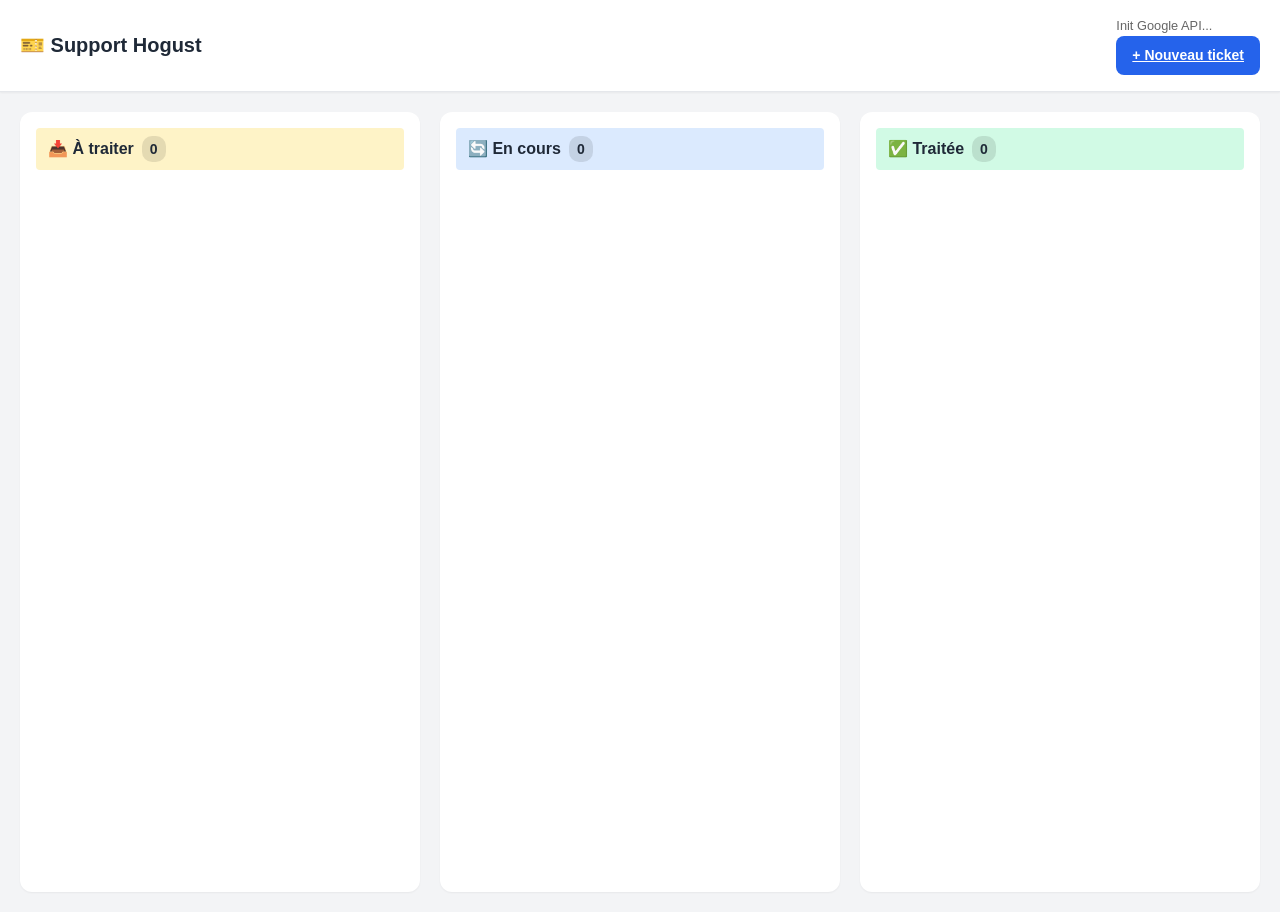
<file: index.html>
<!DOCTYPE html>
<html lang="fr">

<head>
    <meta charset="UTF-8">
    <meta name="viewport" content="width=device-width, initial-scale=1.0">
    <title>Tableau de bord | Support Hogust</title>
    <link rel="stylesheet" href="assets/css/styles.css">

    <!-- Scripts Google API -->
    <script src="https://apis.google.com/js/api.js"></script>
</head>

<body>
    <header class="app-header">
        <div class="header-content">
            <h1>🎫 Support Hogust</h1>
            <div class="header-actions">
                <div id="connection-status" style="font-size: 0.8rem; color: #666; margin-right: 10px;">Statut: En
                    attente...</div>
                <button id="googleLoginBtn" class="btn btn-secondary btn-small hidden"
                    style="background-color: #fff; color: #333; border: 1px solid #ccc;">
                    🔑 Connexion Google
                </button>
                <a href="create-ticket.html" class="btn btn-primary btn-small">+ Nouveau ticket</a>
            </div>
        </div>
    </header>

    <main class="kanban-container">
        <!-- Colonne À traiter -->
        <div class="kanban-column todo" data-status="todo">
            <h2>
                📥 À traiter
                <span class="ticket-count" id="count-todo">0</span>
            </h2>
            <div class="tickets-list" id="list-todo"></div>
        </div>

        <!-- Colonne En cours -->
        <div class="kanban-column inprogress" data-status="inProgress">
            <h2>
                🔄 En cours
                <span class="ticket-count" id="count-inProgress">0</span>
            </h2>
            <div class="tickets-list" id="list-inProgress"></div>
        </div>

        <!-- Colonne Traitée -->
        <div class="kanban-column done" data-status="done">
            <h2>
                ✅ Traitée
                <span class="ticket-count" id="count-done">0</span>
            </h2>
            <div class="tickets-list" id="list-done"></div>
        </div>
    </main>

    <!-- Modal détail ticket -->
    <div id="ticketModal" class="modal-overlay">
        <div class="modal-content">
            <div class="modal-header">
                <h2 id="modal-title">Détail du ticket</h2>
                <button class="modal-close" id="closeModal">&times;</button>
            </div>
            <div class="modal-body" id="modal-body">
                <!-- Contenu dynamique -->
            </div>
        </div>
    </div>

    <script src="assets/js/config.js"></script>
    <script src="assets/js/google-sheets.js"></script>
    <script src="assets/js/storage.js"></script>
    <script src="assets/js/app.js"></script>
    <script src="assets/js/tests.js"></script>
</body>

</html>
</file>
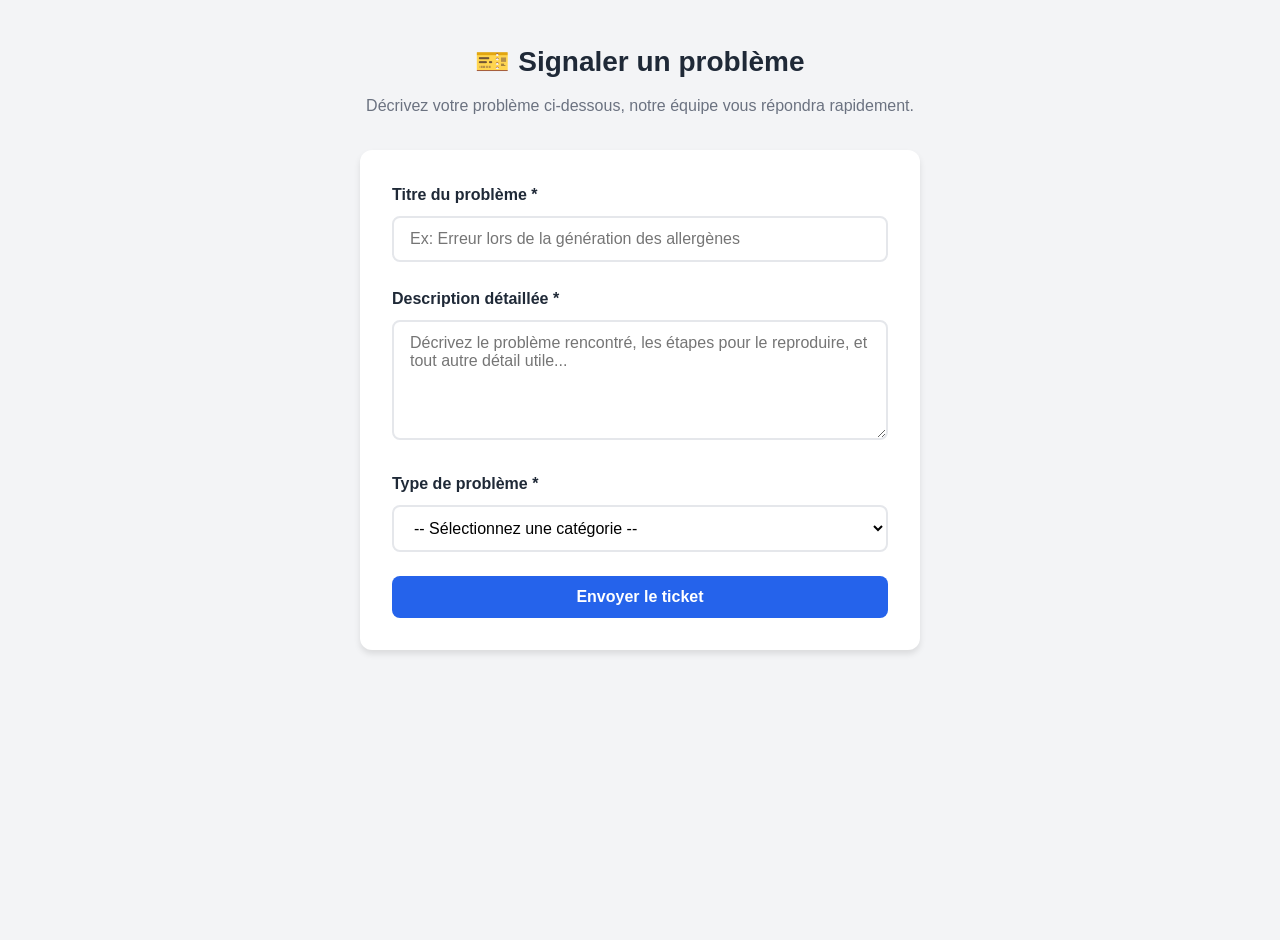
<file: create-ticket.html>
<!DOCTYPE html>
<html lang="fr">

<head>
    <meta charset="UTF-8">
    <meta name="viewport" content="width=device-width, initial-scale=1.0">
    <title>Signaler un problème | Support Hogust</title>
    <link rel="stylesheet" href="assets/css/styles.css">
</head>

<body>
    <div class="form-container">
        <header class="form-header">
            <h1>🎫 Signaler un problème</h1>
            <p>Décrivez votre problème ci-dessous, notre équipe vous répondra rapidement.</p>
        </header>

        <!-- Formulaire de création -->
        <form id="ticketForm" class="ticket-form">
            <div class="form-group">
                <label for="title">Titre du problème *</label>
                <input type="text" id="title" name="title" placeholder="Ex: Erreur lors de la génération des allergènes"
                    required>
            </div>

            <div class="form-group">
                <label for="description">Description détaillée *</label>
                <textarea id="description" name="description"
                    placeholder="Décrivez le problème rencontré, les étapes pour le reproduire, et tout autre détail utile..."
                    required></textarea>
            </div>

            <div class="form-group">
                <label for="category">Type de problème *</label>
                <select id="category" name="category" required>
                    <option value="">-- Sélectionnez une catégorie --</option>
                    <option value="comprehension">Compréhension produit (questions sur l'utilisation)</option>
                    <option value="ux">Problème UX/Navigation (difficultés à naviguer)</option>
                    <option value="technique">Bug technique N8N (erreur, fonctionnalité cassée)</option>
                </select>
            </div>

            <button type="submit" class="btn btn-primary">
                Envoyer le ticket
            </button>
        </form>

        <!-- Message de confirmation (masqué par défaut) -->
        <div id="successMessage" class="success-message">
            <div class="success-icon">✓</div>
            <h2>Ticket envoyé avec succès !</h2>
            <p>
                Votre demande a bien été enregistrée. Notre équipe la traitera dans les meilleurs délais.
            </p>
            <a href="create-ticket.html" class="btn btn-secondary">
                Signaler un autre problème
            </a>
        </div>
    </div>

    <script src="assets/js/config.js"></script>
    <script src="assets/js/storage.js"></script>
    <script src="assets/js/form.js"></script>
</body>

</html>
</file>
<file: assets/css/styles.css>
/* ==============================================
   TICKET MANAGER - Styles globaux
   ============================================== */

/* Variables CSS */
:root {
    --color-primary: #2563eb;
    --color-primary-hover: #1d4ed8;
    --color-success: #10b981;
    --color-warning: #f59e0b;
    --color-danger: #ef4444;

    --color-bg: #f3f4f6;
    --color-white: #ffffff;
    --color-text: #1f2937;
    --color-text-light: #6b7280;
    --color-border: #e5e7eb;

    --color-todo: #fef3c7;
    --color-inprogress: #dbeafe;
    --color-done: #d1fae5;

    --shadow-sm: 0 1px 2px rgba(0, 0, 0, 0.05);
    --shadow-md: 0 4px 6px rgba(0, 0, 0, 0.1);
    --shadow-lg: 0 10px 15px rgba(0, 0, 0, 0.1);

    --radius-sm: 4px;
    --radius-md: 8px;
    --radius-lg: 12px;
}

/* Reset & Base */
* {
    margin: 0;
    padding: 0;
    box-sizing: border-box;
}

body {
    font-family: -apple-system, BlinkMacSystemFont, 'Segoe UI', Roboto, Oxygen, Ubuntu, sans-serif;
    background-color: var(--color-bg);
    color: var(--color-text);
    line-height: 1.6;
    min-height: 100vh;
}

/* ==============================================
   FORMULAIRE - Création de ticket
   ============================================== */

.form-container {
    max-width: 600px;
    margin: 40px auto;
    padding: 0 20px;
}

.form-header {
    text-align: center;
    margin-bottom: 32px;
}

.form-header h1 {
    font-size: 1.75rem;
    font-weight: 700;
    margin-bottom: 8px;
}

.form-header p {
    color: var(--color-text-light);
}

.ticket-form {
    background: var(--color-white);
    padding: 32px;
    border-radius: var(--radius-lg);
    box-shadow: var(--shadow-md);
}

.form-group {
    margin-bottom: 24px;
}

.form-group label {
    display: block;
    font-weight: 600;
    margin-bottom: 8px;
    color: var(--color-text);
}

.form-group input,
.form-group textarea,
.form-group select {
    width: 100%;
    padding: 12px 16px;
    font-size: 1rem;
    border: 2px solid var(--color-border);
    border-radius: var(--radius-md);
    transition: border-color 0.2s, box-shadow 0.2s;
    font-family: inherit;
}

.form-group input:focus,
.form-group textarea:focus,
.form-group select:focus {
    outline: none;
    border-color: var(--color-primary);
    box-shadow: 0 0 0 3px rgba(37, 99, 235, 0.1);
}

.form-group textarea {
    min-height: 120px;
    resize: vertical;
}

.form-group select {
    cursor: pointer;
    background-color: var(--color-white);
}

.btn {
    display: inline-block;
    padding: 12px 24px;
    font-size: 1rem;
    font-weight: 600;
    text-align: center;
    border: none;
    border-radius: var(--radius-md);
    cursor: pointer;
    transition: background-color 0.2s, transform 0.1s;
}

.btn-primary {
    background-color: var(--color-primary);
    color: var(--color-white);
    width: 100%;
}

.btn-primary:hover {
    background-color: var(--color-primary-hover);
}

.btn-primary:active {
    transform: scale(0.98);
}

/* Message de confirmation */
.success-message {
    display: none;
    text-align: center;
    padding: 32px;
    background: var(--color-white);
    border-radius: var(--radius-lg);
    box-shadow: var(--shadow-md);
}

.success-message.show {
    display: block;
}

.success-icon {
    width: 64px;
    height: 64px;
    background: var(--color-success);
    border-radius: 50%;
    display: flex;
    align-items: center;
    justify-content: center;
    margin: 0 auto 16px;
    font-size: 2rem;
    color: white;
}

.success-message h2 {
    color: var(--color-success);
    margin-bottom: 8px;
}

.success-message p {
    color: var(--color-text-light);
    margin-bottom: 24px;
}

.btn-secondary {
    background-color: var(--color-bg);
    color: var(--color-text);
    text-decoration: none;
}

.btn-secondary:hover {
    background-color: var(--color-border);
}

/* ==============================================
   KANBAN - À compléter dans Phase 2
   ============================================== */

.kanban-container {
    display: flex;
    gap: 20px;
    padding: 20px;
    min-height: calc(100vh - 80px);
    overflow-x: auto;
}

.kanban-column {
    flex: 1;
    min-width: 300px;
    max-width: 400px;
    background: var(--color-white);
    border-radius: var(--radius-lg);
    padding: 16px;
    box-shadow: var(--shadow-sm);
}

.kanban-column h2 {
    font-size: 1rem;
    font-weight: 600;
    padding: 8px 12px;
    border-radius: var(--radius-sm);
    margin-bottom: 16px;
    display: flex;
    align-items: center;
    gap: 8px;
}

.kanban-column.todo h2 {
    background: var(--color-todo);
}

.kanban-column.inprogress h2 {
    background: var(--color-inprogress);
}

.kanban-column.done h2 {
    background: var(--color-done);
}

.ticket-count {
    background: rgba(0, 0, 0, 0.1);
    padding: 2px 8px;
    border-radius: 10px;
    font-size: 0.875rem;
}

.tickets-list {
    min-height: 200px;
}

/* Ticket Card */
.ticket-card {
    background: var(--color-white);
    border: 1px solid var(--color-border);
    border-radius: var(--radius-md);
    padding: 16px;
    margin-bottom: 12px;
    cursor: grab;
    transition: box-shadow 0.2s, transform 0.2s;
}

.ticket-card:hover {
    box-shadow: var(--shadow-md);
}

.ticket-card.dragging {
    opacity: 0.5;
    transform: rotate(3deg);
}

.ticket-card h3 {
    font-size: 0.95rem;
    font-weight: 600;
    margin-bottom: 8px;
}

.ticket-meta {
    display: flex;
    flex-wrap: wrap;
    gap: 8px;
    font-size: 0.8rem;
}

.ticket-category,
.ticket-assignee {
    padding: 2px 8px;
    border-radius: var(--radius-sm);
    background: var(--color-bg);
    color: var(--color-text-light);
}

.ticket-date {
    color: var(--color-text-light);
    margin-left: auto;
}

/* ==============================================
   MODAL - Vue détaillée (Phase 3)
   ============================================== */

.modal-overlay {
    display: none;
    position: fixed;
    top: 0;
    left: 0;
    right: 0;
    bottom: 0;
    background: rgba(0, 0, 0, 0.5);
    z-index: 1000;
    align-items: center;
    justify-content: center;
}

.modal-overlay.show {
    display: flex;
}

.modal-content {
    background: var(--color-white);
    border-radius: var(--radius-lg);
    width: 90%;
    max-width: 600px;
    max-height: 90vh;
    overflow-y: auto;
    box-shadow: var(--shadow-lg);
}

.modal-header {
    padding: 20px 24px;
    border-bottom: 1px solid var(--color-border);
    display: flex;
    justify-content: space-between;
    align-items: center;
}

.modal-header h2 {
    font-size: 1.25rem;
}

.modal-close {
    background: none;
    border: none;
    font-size: 1.5rem;
    cursor: pointer;
    color: var(--color-text-light);
}

.modal-close:hover {
    color: var(--color-text);
}

.modal-body {
    padding: 24px;
}

/* Utility classes */
.hidden {
    display: none !important;
}

/* ==============================================
   HEADER
   ============================================== */

.app-header {
    background: var(--color-white);
    border-bottom: 1px solid var(--color-border);
    padding: 16px 20px;
    box-shadow: var(--shadow-sm);
}

.header-content {
    display: flex;
    justify-content: space-between;
    align-items: center;
    max-width: 1400px;
    margin: 0 auto;
}

.header-content h1 {
    font-size: 1.25rem;
    font-weight: 700;
}

.btn-small {
    padding: 8px 16px;
    font-size: 0.875rem;
    width: auto;
}

/* ==============================================
   EMPTY STATE
   ============================================== */
.empty-state {
    text-align: center;
    padding: 32px 16px;
    background: var(--color-bg);
    border-radius: var(--radius-md);
    margin-top: 16px;
    border: 2px dashed var(--color-border);
}

.empty-state p {
    color: var(--color-text-light);
    margin-bottom: 16px;
    font-size: 0.95rem;
}

/* ==============================================
   RESPONSIVE DESIGN
   ============================================== */
@media (max-width: 600px) {
    .header-content {
        flex-direction: column;
        gap: 16px;
        text-align: center;
    }

    .header-content h1 {
        font-size: 1.5rem;
    }

    .btn-small {
        width: 100%;
    }

    .kanban-container {
        flex-direction: column;
        padding: 10px;
    }

    .kanban-column {
        max-width: 100%;
        min-width: 100%;
    }
}

/* ==============================================
   DRAG AND DROP
   ============================================== */

.tickets-list.drag-over {
    background: rgba(37, 99, 235, 0.05);
    border: 2px dashed var(--color-primary);
    border-radius: var(--radius-md);
}

/* ==============================================
   MODAL - Détails ticket
   ============================================== */

.ticket-detail h3 {
    font-size: 1.25rem;
    margin-bottom: 12px;
}

.ticket-description {
    color: var(--color-text-light);
    white-space: pre-wrap;
    margin-bottom: 24px;
    padding: 16px;
    background: var(--color-bg);
    border-radius: var(--radius-md);
}

.detail-grid {
    display: grid;
    grid-template-columns: repeat(2, 1fr);
    gap: 16px;
    margin-bottom: 24px;
}

.detail-item {
    display: flex;
    flex-direction: column;
    gap: 4px;
}

.detail-item label {
    font-size: 0.75rem;
    text-transform: uppercase;
    color: var(--color-text-light);
    font-weight: 600;
}

.detail-item span {
    font-weight: 500;
}

.form-select {
    padding: 8px 12px;
    border: 2px solid var(--color-border);
    border-radius: var(--radius-md);
    font-size: 0.9rem;
    cursor: pointer;
    background: var(--color-white);
}

.form-select:focus {
    outline: none;
    border-color: var(--color-primary);
}

.separator {
    border: none;
    border-top: 1px solid var(--color-border);
    margin: 24px 0;
}

/* ==============================================
   COMMENTAIRES
   ============================================== */

.comments-section h4 {
    font-size: 1rem;
    margin-bottom: 16px;
}

.comments-list {
    margin-bottom: 20px;
}

.no-comments {
    color: var(--color-text-light);
    font-style: italic;
    padding: 16px;
    text-align: center;
    background: var(--color-bg);
    border-radius: var(--radius-md);
}

.comment {
    padding: 12px 16px;
    background: var(--color-bg);
    border-radius: var(--radius-md);
    margin-bottom: 12px;
}

.comment-header {
    display: flex;
    justify-content: space-between;
    align-items: center;
    margin-bottom: 8px;
}

.comment-header strong {
    color: var(--color-primary);
}

.comment-date {
    font-size: 0.75rem;
    color: var(--color-text-light);
}

.comment p {
    margin: 0;
    white-space: pre-wrap;
}

.add-comment {
    display: flex;
    flex-direction: column;
    gap: 12px;
}

.add-comment textarea {
    width: 100%;
    padding: 12px;
    border: 2px solid var(--color-border);
    border-radius: var(--radius-md);
    font-family: inherit;
    font-size: 0.9rem;
    resize: vertical;
    min-height: 80px;
}

.add-comment textarea:focus {
    outline: none;
    border-color: var(--color-primary);
}

.add-comment .btn-primary {
    width: auto;
    align-self: flex-end;
}
</file>
